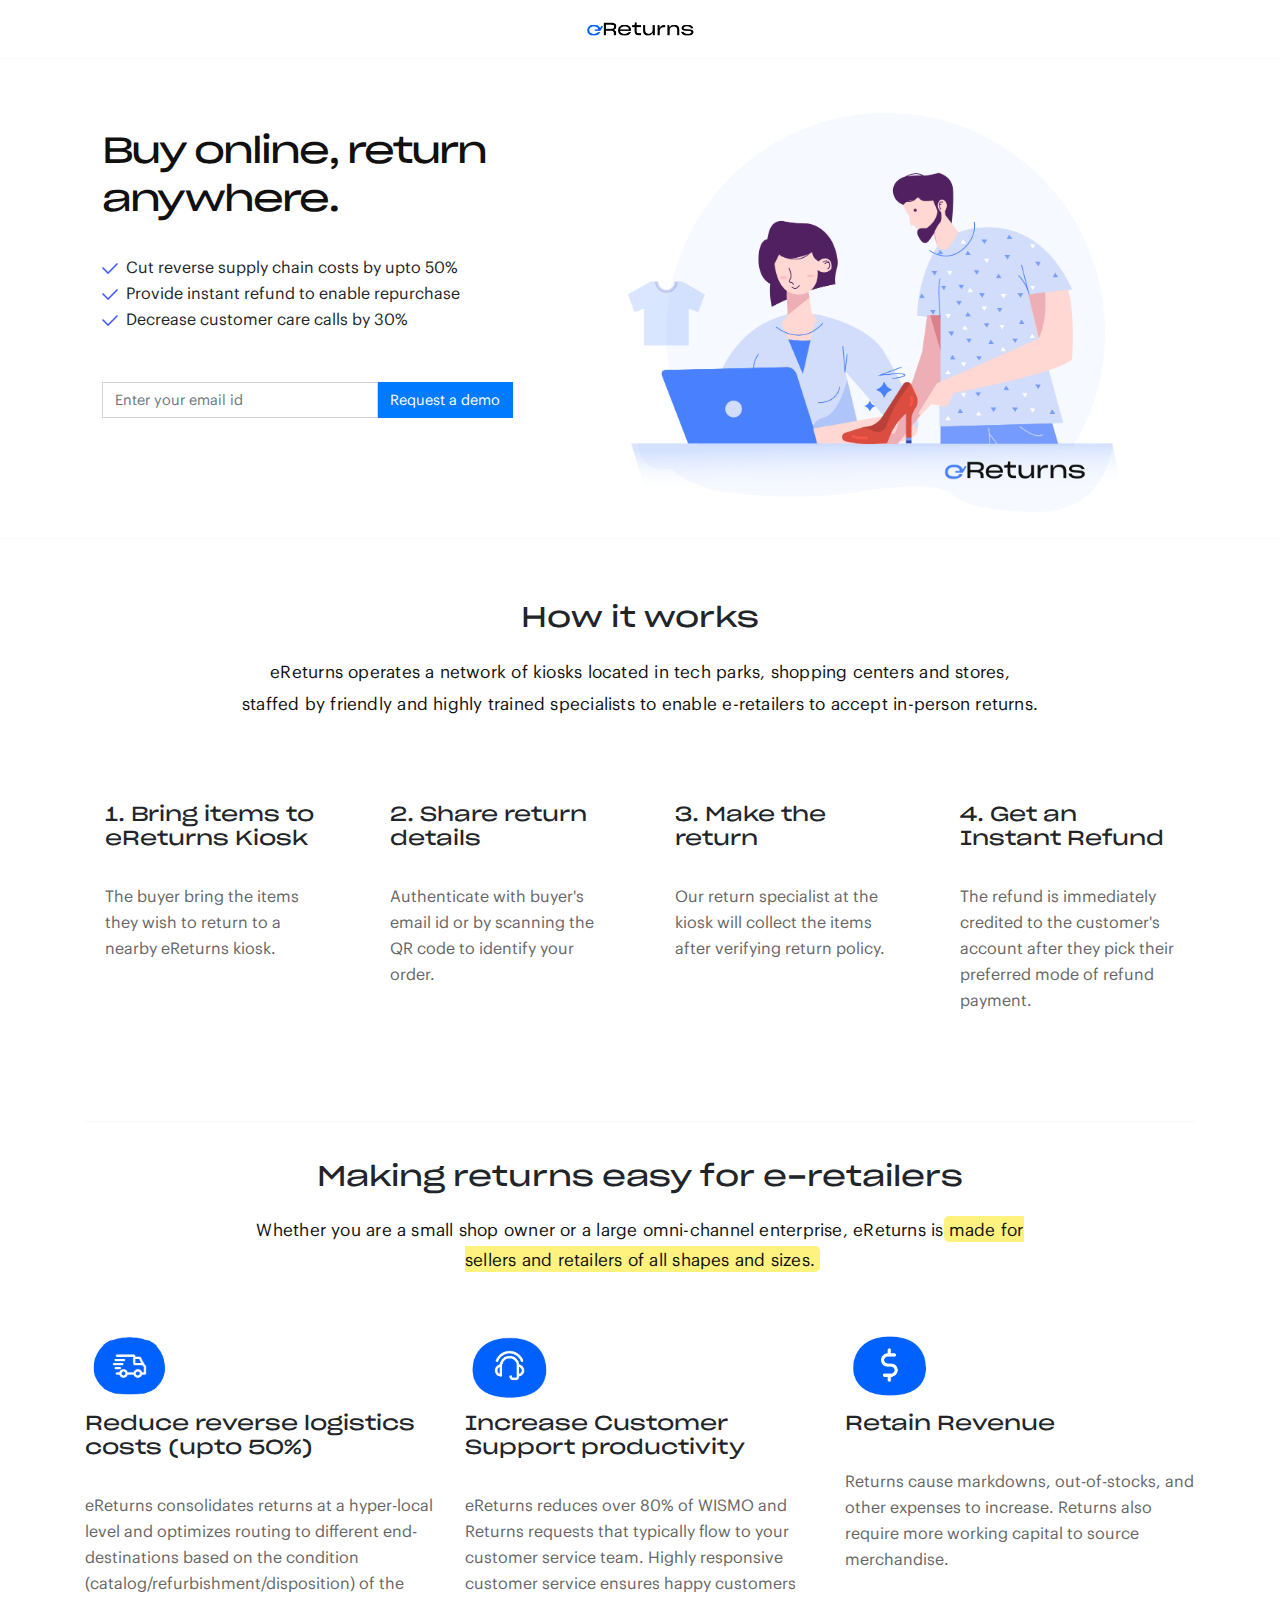
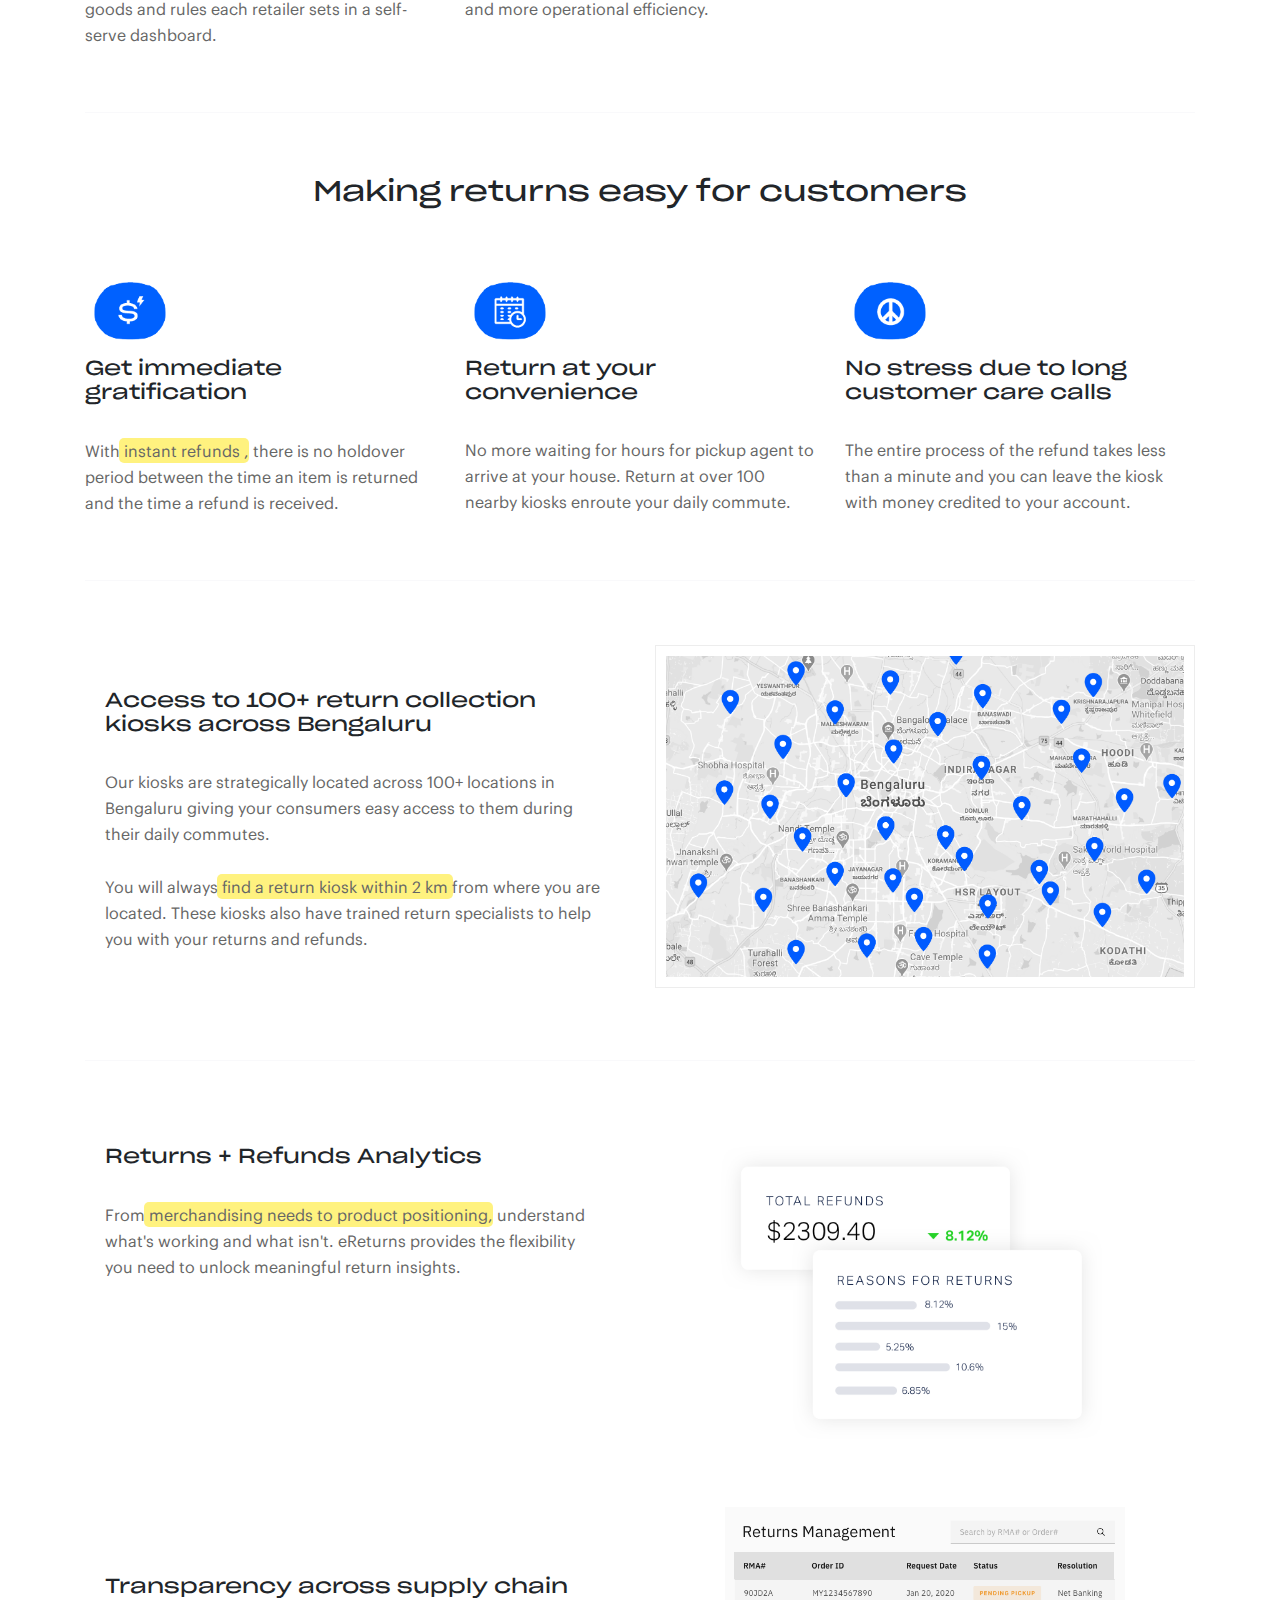
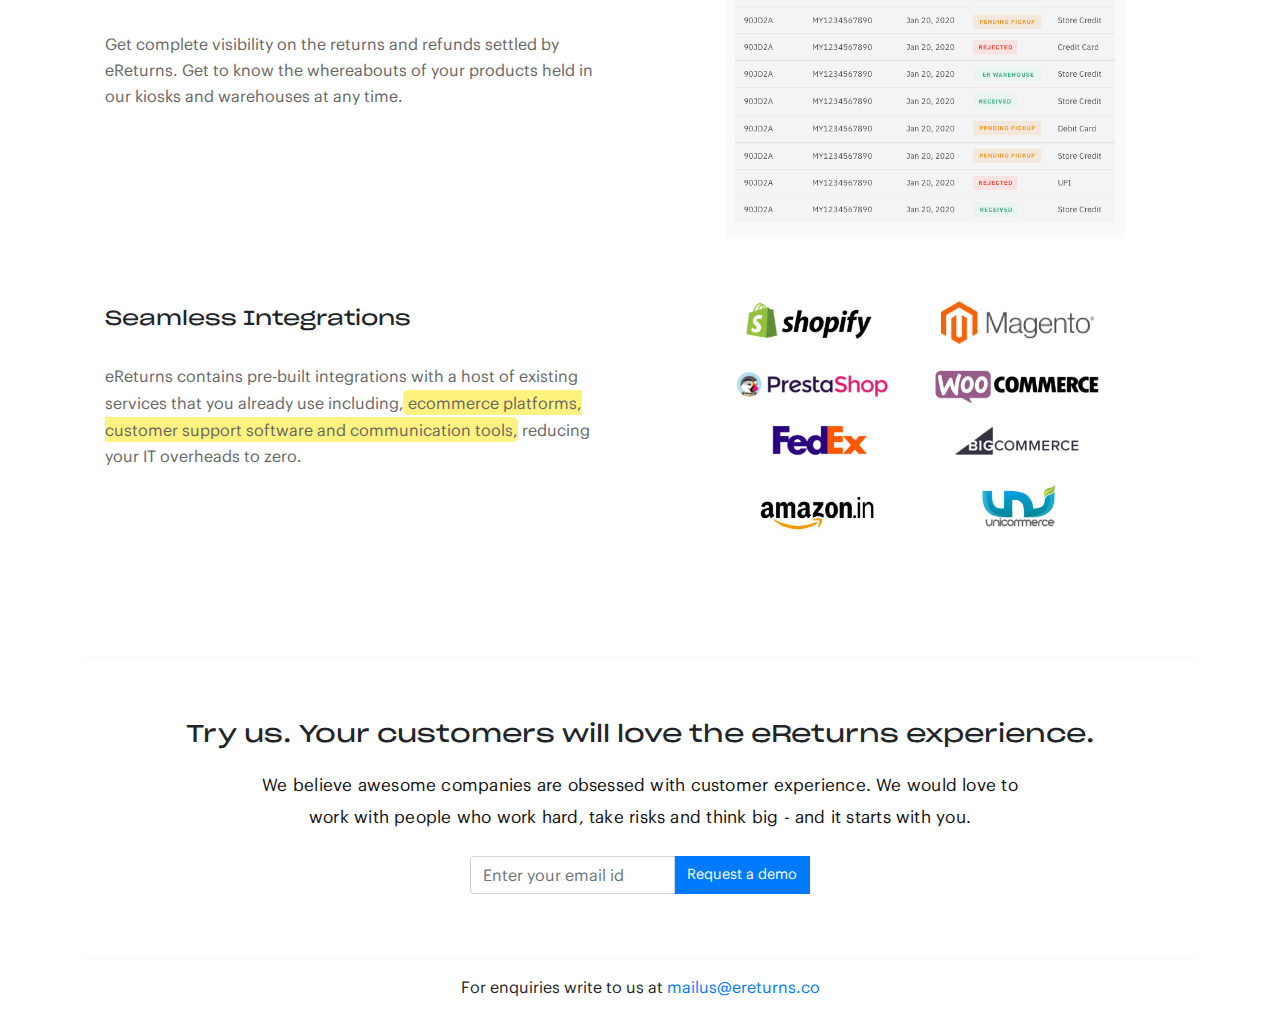
<file: index.htm>
<html>
  <head>
    <meta name="viewport" content="width=device-width, initial-scale=1">
    <title>eReturns - Returns and refunds made easy</title>
    <link rel="stylesheet" href="https://stackpath.bootstrapcdn.com/bootstrap/4.3.1/css/bootstrap.min.css" crossorigin="anonymous">
    <link rel="stylesheet" href="css/styles.css">
    <link rel="icon" href="img/favicon.png" type="image/png" sizes="16x16">
    <script src="https://cdnjs.cloudflare.com/ajax/libs/jquery/3.4.1/jquery.min.js"> </script>
    <script src="https://stackpath.bootstrapcdn.com/bootstrap/4.3.1/js/bootstrap.bundle.min.js" crossorigin="anonymous"></script>
    <script src="js/jquery.shake.js" ></script>
    
    <script>
    	isAdded = false;
    	$( document ).ready(function() {
        console.log("document ready");
        $('#inputEmail1').keypress(function(event){
              var keycode = (event.keyCode ? event.keyCode : event.which);
              if(keycode == '13'){
                event.preventDefault();
                $("#btnMailMe").click();
              }
          });
        $('#inputEmail2').keypress(function(event){
              var keycode = (event.keyCode ? event.keyCode : event.which);
              if(keycode == '13'){
                event.preventDefault();
                $("#btnMailMe2").click();
              }
        });
    		$("#loader").hide();
    		$("#btnMailMe").click(function(){
    			if($('#inputEmail1').val().length > 5 && validateEmail('inputEmail1')) {
	    		  $("#emailLeadForm").hide();
	    		  $("#loader").show();
	    		  const Url='https://script.google.com/macros/s/AKfycby2GdLbawrJYO4jLaU2qVTyCxD4oY77t5OmCjarZmbVFI94iJO3/exec?email=' + $('#inputEmail1').val() + '&status';
				  $.post(Url, function(data, status){
				    console.log("Successfully registered email id.");
				    $("#result").text("Added to waiting list. You should receive a mail soon.");
				    $("#loader").hide();
				  });
        }
        else {
					$('#emailLeadForm').shake({
			            count: 5,
			            distance: 10,
			            duration: 300,
			            vertical: true
			        });
				  	console.log("Erraneous email id.")
				}
			  });
      $("#loader2").hide();
      $("#btnMailMe2").click(function(){
        if($('#inputEmail2').val().length > 5 && validateEmail('inputEmail2')) {
          $("#emailLeadForm2").hide();
          $("#loader2").show();
          const Url='https://script.google.com/macros/s/AKfycby2GdLbawrJYO4jLaU2qVTyCxD4oY77t5OmCjarZmbVFI94iJO3/exec?email=' + $('#inputEmail2').val() + '&status';
        $.post(Url, function(data, status){
          console.log("Successfully registered email id.");
          $("#result2").text("Added to waiting list. You should receive a mail soon.");
          $("#loader2").hide();
        });
      }
      else {
        $('#emailLeadForm2').shake({
                count: 5,
                distance: 10,
                duration: 300,
                vertical: true
            });
          console.log("Erraneous email id.")
      }
    });

		});
		function validateEmail(id)
		{
			  var email_regex = /^[a-zA-Z0-9._-]+@[a-zA-Z0-9.-]+\.[a-zA-Z]{2,4}$/i;
			if(!email_regex.test($("#"+id).val()))
			{
			var div = $("#"+id).closest("div");
			div.removeClass("has-success");
			$("#glypcn"+id).remove();
			div.addClass("has-error has-feedback");
			div.append('<span id="glypcn'+id+'" class="glyphicon glyphicon-remove form-control-feedback"></span>');
			return false;
			}
			else{
			    var div = $("#"+id).closest("div");
			    div.removeClass("has-error");
			$("#glypcn"+id).remove();
			div.addClass("has-success has-feedback");
			div.append('<span id="glypcn'+id+'" class="glyphicon glyphicon-ok form-control-feedback"></span>');
			    return true;
			}
		}
  </script>
  </head>
  <body>
    <div class="herosection">
      <div class="container">
        <nav class="navbar fixed-top navbar-expand-md navbar-light bg-light">
          <div class="navbar-collapse collapse w-100 order-1 order-md-0 dual-collapse2">
              <ul class="navbar-nav mr-auto">
                  <li class="nav-item active">
                      <a class="nav-link" href="#"></a>
                  </li>
                  <li class="nav-item">
                      <a class="nav-link" href="//codeply.com"></a>
                  </li>
                  <li class="nav-item">
                      <a class="nav-link" href="#"></a>
                  </li>
                  <li class="nav-item">
                      <a class="nav-link" href="#"></a>
                  </li>
                  <li class="nav-item">
                      <a class="nav-link" href="#"></a>
                  </li>
              </ul>
          </div>
          <div class="mx-auto order-0">
              <a class="navbar-brand mx-auto" href="#"><img src="img/logo.png" width="120px" /></a>
              <!-- <button class="navbar-toggler float-right" type="button" data-toggle="collapse" data-target=".dual-collapse2">
                  <span class="navbar-toggler-icon"></span>
              </button> -->
          </div>
          <div class="navbar-collapse collapse w-100 order-3 dual-collapse2">
              <ul class="navbar-nav ml-auto">
                  <li class="nav-item">
                      <a class="nav-link" href="#"></a>
                  </li>
                  <li class="nav-item">
                      <a class="nav-link" href="#"></a>
                  </li>
              </ul>
          </div>
      </nav>
    </div><br /><br />
    <div class="container">
      <div class="row">
        <div class="jumbotron  col-12 col-md-5"><br /><br />
          <h1 class="hero">Buy online, return anywhere.</h1>
          <div class="lead">
              <div><img src="img/checkmark.png" width="16px">&nbsp; Cut reverse supply chain costs by upto 50%</div>
              <div><img src="img/checkmark.png" width="16px">&nbsp; Provide instant refund to enable repurchase</div>
              <div><img src="img/checkmark.png" width="16px">&nbsp; Decrease customer care calls by 30%</div><br />
          </div>
          <div><br />
            <form id="emailLeadForm" name="submit-to-google-sheet" _lpchecked="1">
              <div class="input-group mb-12 col-md-12 no-pad">
                <input id="inputEmail1" type="email" class="form-control" placeholder="Enter your email id" aria-label="Enter your email id">
                <button id="btnMailMe" class="btn btn-primary input-group-append" type="button" value="Get Started">Request a demo</button>
              </div>
            </form>
            <img src="img/loader.svg" id="loader" alt="loader" width="36px"><br />
            <a id="result"></a>
          </div>
        </div>
        <div class=" col-12 col-md-7 text-center"><br /><br />
          <img src="img/illustration.png" class="heroimg"/>
        </div>
      </div>
    </div><hr />
  </div><br /><br />
      <div class="container">
        <div class="row">
          <div class="col-12 text-center">
            <h3>How it works</h3>
            <p class="subtext">eReturns operates a network of kiosks located in tech parks,  
              shopping centers and stores, staffed by friendly and highly trained 
              specialists to enable e-retailers to accept in-person returns.</p>
          </div>
        </div><br /><br />
        <div class="row">
          <div class="col-12 col-md-3">
            <div class="card">
              <div class="card-body">
                <h5 class="card-title">1. Bring items to eReturns Kiosk</h5>
                <p class="card-text">The buyer bring the items they wish to return to a nearby eReturns kiosk.</p>
              </div>
            </div><br />
          </div>
          <div class="col-12 col-md-3">
            <div class="card">
              <div class="card-body">
                <h5 class="card-title">2. Share return details</h5>
                <p class="card-text">Authenticate with buyer's email id or by scanning the QR code to identify your order.</p>
              </div>
            </div><br />
          </div>
          <div class="col-12 col-md-3">
            <div class="card">
              <div class="card-body">
                <h5 class="card-title">3. Make the return</h5>
                <p class="card-text">Our return specialist at the kiosk will collect the items after verifying return policy.</p>
              </div>
            </div><br />
          </div>
          <div class="col-12 col-md-3">
            <div class="card">
              <div class="card-body">
                <h5 class="card-title">4. Get an Instant Refund</h5>
                <p class="card-text">The refund is immediately credited to the customer's account after they pick their preferred mode of refund payment.</p>
              </div>
            </div><br />
          </div>
          </div><br />
        <br /><hr /><br />
        <div class="row">
          <div class="col-12 text-center">
            <h3>Making returns easy for e-retailers</h3>
            <div class='subtext'>Whether you are a small shop owner or a large omni-channel enterprise, eReturns is <span class='highlight'>made for sellers and retailers of all shapes and sizes.</span><br /></div>
          </div>
        </div><br />
        <div class="row">
          <div class="col-12 col-md-4"><br />
            <img src="img/truck.png" width="90px" /> <br />
            <h5 class="card-title">Reduce reverse logistics costs (upto 50%)</h5>
            <p class="card-text">eReturns consolidates returns at a hyper-local level and optimizes routing to different end-destinations based on the condition (catalog/refurbishment/disposition) of the goods and rules each retailer sets in a self-serve dashboard.</p>
          </div>
          <div class="col-12 col-md-4"><br />
            <img src="img/customersupport.png" width="90px" /> <br />
            <h5 class="card-title">Increase Customer Support productivity</h5>
            <p class="card-text">eReturns reduces over 80% of WISMO and Returns requests that typically flow to your customer service team. Highly responsive customer service ensures happy customers and more operational efficiency.</p>
          </div>
          <div class="col-12 col-md-4"><br />
            <img src="img/reducereturns.png" width="90px" /> <br />
            <h5 class="card-title">Retain Revenue</h5>
            <p class="card-text">Returns cause markdowns, out-of-stocks, and other expenses to increase. Returns also require more working capital to source merchandise.</p>
          </div>
        </div>
        <br /><br /><hr /><br /><br />
        <div class="row">
          <div class="col-12 text-center">
            <h3>Making returns easy for customers</h3>
          </div>
        </div><br />
        <div class="row">
          <div class="col-12 col-md-4"><br />
            <img src="img/instantrefund.png" width="90px" /> <br />
            <h5 class="card-title">Get immediate gratification</h5>
            <p class="card-text">With <span class='highlight'> instant refunds </span>, there is no holdover period between the time an item is returned and the time a refund is received. </p>
          </div>
          <div class="col-12 col-md-4"><br />
            <img src="img/convenience.png" width="90px" /> <br />
            <h5 class="card-title">Return at your convenience</h5>
            <p class="card-text">No more waiting for hours for pickup agent to arrive at your house. Return at over 100 nearby kiosks enroute your daily commute.</p>
          </div>
          <div class="col-12 col-md-4"><br />
            <img src="img/nostress.png" width="90px" /> <br />
            <h5 class="card-title">No stress due to long customer care calls</h5>
            <p class="card-text">The entire process of the refund takes less than a minute and you can leave the kiosk with money credited to your account.</p>
          </div>
        </div><br /><br /><hr /><br /><br />
        <div class="row justify-content-center">
          <div class="col-12 col-md-6"><br />
            <div class="card-body">
              <h5 class="card-title">Access to 100+ return collection kiosks across Bengaluru</h5>
              <p class="card-text">Our kiosks are strategically located across 100+ locations in Bengaluru giving your consumers easy access to them during their daily commutes. <br /><br />You will always <span class='highlight'>find a return kiosk within 2 km</span> from where you are located. These kiosks also have trained return specialists to help you with your returns and refunds.</p>
            </div>
            <br /><br />
          </div>
          <div class="col-12 col-md-6">
            <img src="img/kiosklocations.png" width="100%" style="padding:10px; border: 1px solid #EDEDED;"/>
          </div>
        </div>
        <br /><hr /><br />
        <div class="row">
          <div class="col-12 col-md-6"><br />
            <div class="card-body">
              <h5 class="card-title">Returns + Refunds Analytics</h5>
              <p class="card-text">From <span class='highlight'>merchandising needs to product positioning</span>, understand what's working and what isn't. eReturns provides the flexibility you need to unlock meaningful return insights.</p>
            </div>
          </div>
          <div class="col-12 col-md-6">
            <img src="img/returnlytics.png" width="100%" />
          </div>
        </div><br />
        <div class="row justify-content-center">
          <div class="col-12 col-md-6"><br /><br />
            <div class="card-body">
              <h5 class="card-title">Transparency across supply chain</h5>
              <p class="card-text">Get complete visibility on the returns and refunds settled by eReturns. Get to know the whereabouts of your products held in our kiosks and warehouses at any time. </p>
            </div>
          </div>
          <div class="col-12 col-md-6 text-center">
            <img src="img/transparency.png" style='max-width:400px;' />
          </div>
        </div><br />
        <div class="row justify-content-center">
          <div class="col-12 col-md-6"><br />
            <div class="card-body">
              <h5 class="card-title">Seamless Integrations</h5>
              <p class="card-text">eReturns contains pre-built integrations with a host of existing services that you already use including, <span class='highlight'>ecommerce platforms, customer support software and communication tools</span>, reducing your IT overheads to zero.</p>
            </div>
            <br /><br />
          </div>
          <div class="col-12 col-md-6">
            <img src="img/integrations.png" width="100%" />
          </div>
        </div><br />
        <br /><br /><hr /><br /><br />
        <div class="row">
          <div class="col-12 col-md-12 text-center">
            <h4>Try us. Your customers will love the eReturns experience.</h4>
            <div class="subtext">We believe awesome companies are obsessed with customer experience. We would love to work with people who work hard, take risks and think big - and it starts with you.<br /></div>
            <div class="text-center"><br />
              <form id="emailLeadForm2" name="submit-to-google-sheet2" _lpchecked="1">
                <div class="input-group mb-4 col-md-4 centered">
                  <input id="inputEmail2" type="email" class="form-control" placeholder="Enter your email id" aria-label="Enter your email id">
                  <button id="btnMailMe2" class="btn btn-primary input-group-append" type="button">Request a demo</button><br />
                </div>
              </form>
              <img src="img/loader.svg" id="loader2" alt="loader" width="36px"><br />
              <a id="result2"></a>
            </div>
          </div>
        </div>
        <hr />
        <div class="row text-center">
          <div class="col-12 col-md-12 text-center">
            For enquiries write to us at <a href='mailto:mailus@ereturns.co'>mailus@ereturns.co</a>
          </div>
        </div>
      </div>
      <br />
  </body>
</html>
</file>
<file: css/styles.css>
@font-face {
  font-family: 'Graphik Regular';
  src: url("../fonts/graphikregular.eot"); /* IE9 Compat Modes */
  src: url("../fonts/graphikregular.eot?#iefix") format("embedded-opentype"), /* IE6-IE8 */
    url("../fonts/graphikregular.otf") format("opentype"), /* Open Type Font */
    url("../fonts/graphikregular.svg") format("svg"), /* Legacy iOS */
    url("../fonts/graphikregular.ttf") format("truetype"), /* Safari, Android, iOS */
    url("../fonts/graphikregular.woff") format("woff"), /* Modern Browsers */
    url("../fonts/graphikregular.woff2") format("woff2"); /* Modern Browsers */
  font-weight: normal;
  font-style: normal;
  -webkit-font-smoothing: subpixel-antialiased;
  -moz-osx-font-smoothing: auto;
}
@font-face {
  font-family: 'Sharp Grotesk';
  src: url("../fonts/sharp-grotesk.eot"); /* IE9 Compat Modes */
  src: url("../fonts/sharp-grotesk.eot?#iefix") format("embedded-opentype"), /* IE6-IE8 */
    url("../fonts/sharp-grotesk.otf") format("opentype"), /* Open Type Font */
    url("../fonts/sharp-grotesk.svg") format("svg"), /* Legacy iOS */
    url("../fonts/sharp-grotesk.ttf") format("truetype"), /* Safari, Android, iOS */
    url("../fonts/sharp-grotesk.woff") format("woff"), /* Modern Browsers */
    url("../fonts/sharp-grotesk.woff2") format("woff2"); /* Modern Browsers */
  font-weight: normal;
  font-style: normal;
  -webkit-font-smoothing: subpixel-antialiased;
  -moz-osx-font-smoothing: auto;
}
body {
  font-family: 'Graphik Regular';
  background: #FFFFFF;
}
h1, h2, h3, h4, h5 {
  font-family: 'Sharp Grotesk';
}

.jumbotron {
  background: #ffffff;
}

.card img {
  margin-left: 20px;
}
.hero {
  max-width: 400px;
  font-family: 'Sharp Grotesk';
  font-size: 36px;
}
.lead {
  max-width: 400px;
  font-size: 16px;
  line-height: 26px;
  margin-top:30px;
}
.bg-light {
  background: #ffffff !important;
  border-bottom: 1px solid #F9F9FB;
}
.card {
  border: 0;
  background-color: #FFFFFF;
}
.card-text {
  color:#666666;
  font-size: 16px;
  line-height: 26px;
  margin-top:32px;
}
.btn-primary {
  font-size: 0.9em;
  border-radius:0;
  margin-left: -1px;
}
.centered {
  margin-left:auto;
  margin-right:auto;
}
#inputEmail1 {
  font-size: 0.9em;
  border-radius: 0;
}
#result, #result2 {
  font-weight:bold;
  color: rgba(3, 168, 124, 1);
}
.subtext {
  margin-top: 18px;
  font-size: 17.1px;
  color: #101010;
  max-width: 800px;
  margin-left: auto;
  margin-right: auto;
  line-height: 32px;
  letter-spacing: .22px;
}
@media (min-width: 576px) {
  .jumbotron {
      padding: 2rem 2rem;
  }
  h1 {
      color: #101010;
      font-size: 2.5rem;
      line-height: 3rem;
      letter-spacing: -2px;
  }
}

@media (max-width:575px) {
  .heroimg {
    margin-top:-100px;
  }
}

.no-pad {
  padding-right:0;
  padding-left:0;
}
hr{
  border-top: 1px solid #F9F9FB;
}
.loader {
  margin-left:auto;
  margin-right:auto;
}
.heroimg {
  width:100%;
  max-width:500px;
  margin-right: auto;
  margin-left: auto;
}

.highlight {
  background: rgba(255, 230, 0, 0.5);
  padding: 3px 5px;
  margin: -3px -5px;
  line-height: 1.7;
  border-radius: 5px;
  display:inline;
}
</file>
